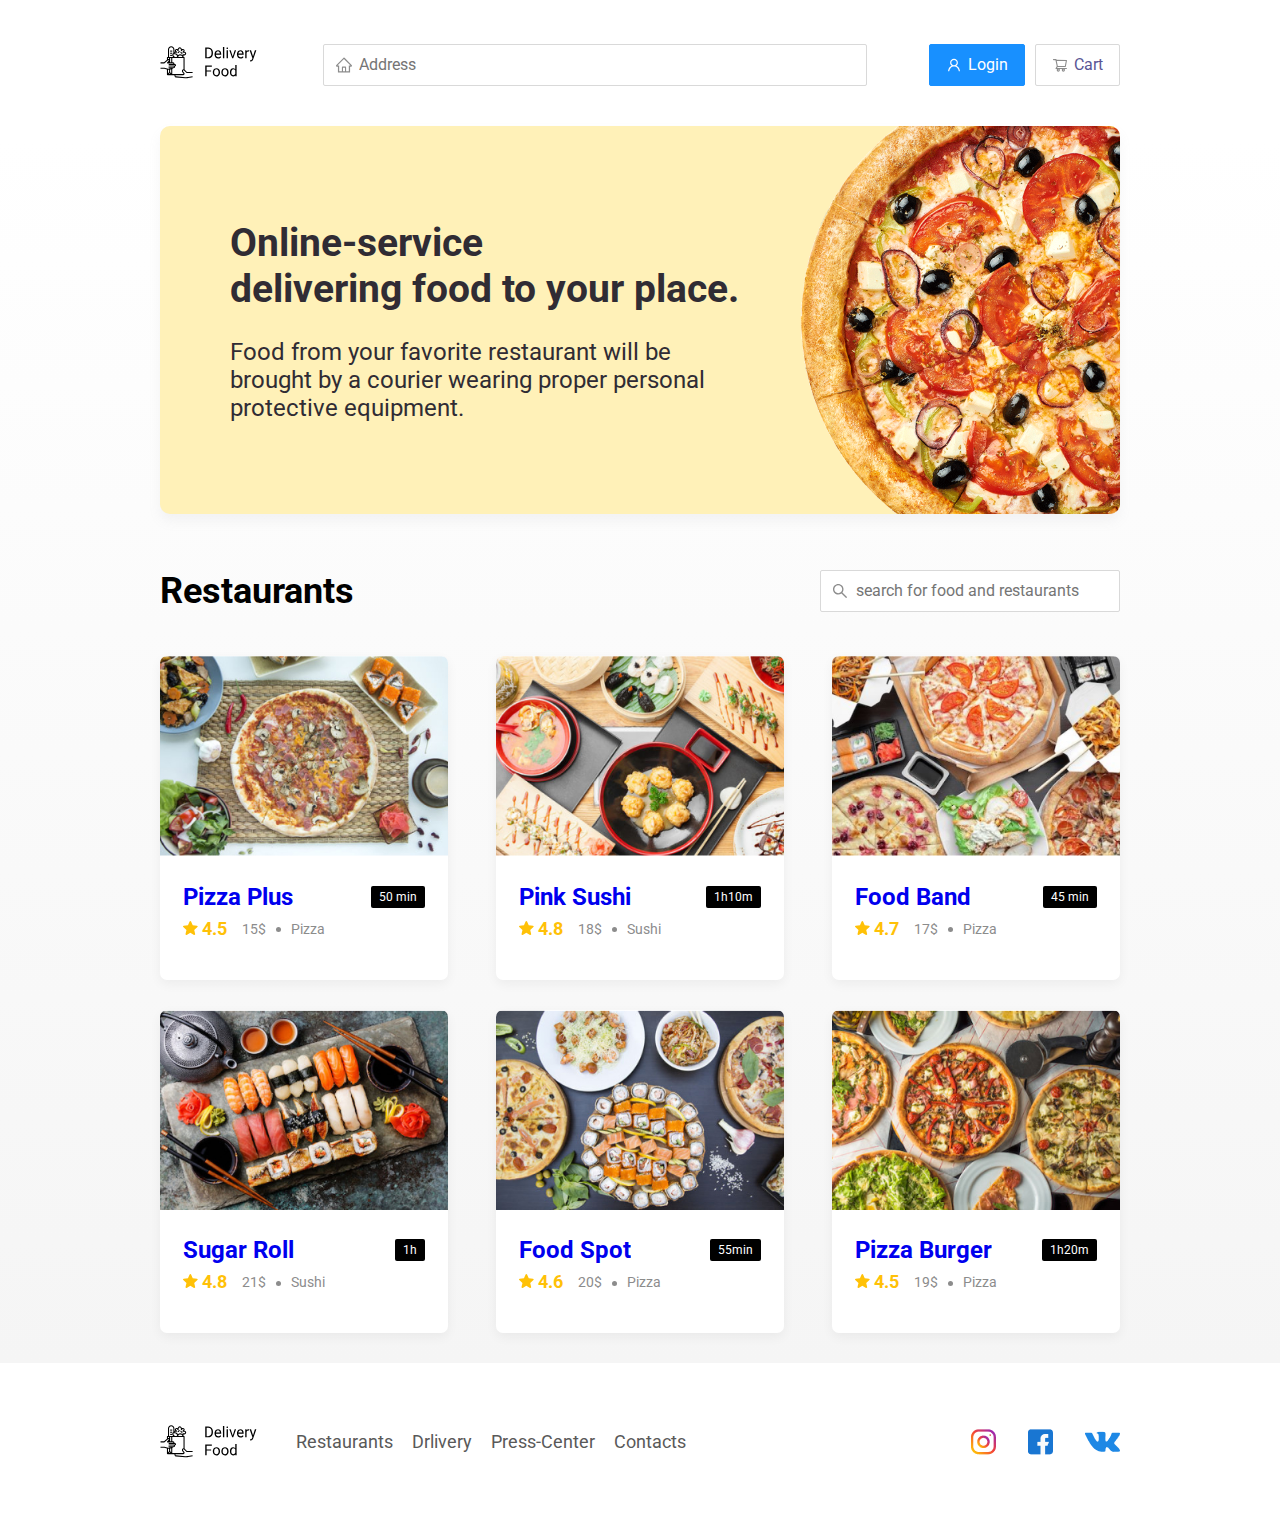
<file: index.html>
<!DOCTYPE html>
<html lang="en">
  <head>
    <meta charset="UTF-8" />
    <meta name="viewport" content="width=device-width, initial-scale=1.0" />
    <title>Delivery Food</title>
    <link
      href="https://fonts.googleapis.com/css?family=Roboto:400;700&display=swap&subset=cyrillic"
      rel="stylesheet"
    />
    <link rel="stylesheet" href="css/normalize.css" />
    <link rel="stylesheet" href="css/animate.css" />
    <link rel="stylesheet" href="css/style.css" />
  </head>
  <body>
    <div class="container">
      <header class="header">
        <a href="index.html" class="logo">
          <img src="img\logo.svg" alt="logo" class="logo" />
        </a>
        <input type="text" class="input input-address" placeholder="Address" />
        <div class="buttons">
          <button class="button button-primary">
            <img src="img/user.svg" alt="user" class="button-icon" />
            <span class="button-text">Login</span>
          </button>
          <button class="button">
            <img
              src="img/shopping-cart.svg"
              alt="shopping-cart"
              class="button-icon"
            />
            <span class="button-text">Cart</span>
          </button>
        </div>
      </header>
    </div>
    <main class="main">
      <div class="container">
        <section class="promo">
          <h1 class="promo-header">
            Online-service <br />
            delivering food to your place.
          </h1>
          <p class="promo-text">
            Food from your favorite restaurant will be brought by a courier
            wearing proper personal protective equipment.
          </p>
        </section>
        <section class="restaurants">
          <div class="section-heading">
            <h2 class="section-title">Restaurants</h2>
            <input
              type="text"
              class="input input-search"
              placeholder="search for food and restaurants"
            />
          </div>
          <div class="cards">
            <a href="restaurant.html" class="card">
              <img src="img/1pic.jpg" alt="image" class="card-image" />
              <div class="card-text">
                <div class="card-heading">
                  <h3 class="card-title">Pizza Plus</h3>
                  <span class="card-tag tag">50 min</span>
                </div>
                <div class="card-info">
                  <div class="rating">
                    <img src="/img/star.svg" alt="rating" class="rating-star" />
                    4.5
                  </div>
                  <div class="price">15$</div>
                  <div class="category">Pizza</div>
                </div>
              </div>
            </a>
            <!-- <div class="card"> -->
            <a href="restaurant.html" class="card">
              <img src="img/2pic.jpg" alt="image" class="card-image" />
              <div class="card-text">
                <div class="card-heading">
                  <h3 class="card-title">Pink Sushi</h3>
                  <span class="card-tag tag">1h10m</span>
                </div>
                <div class="card-info">
                  <div class="rating">
                    <img src="/img/star.svg" alt="rating" class="rating-star" />
                    4.8
                  </div>
                  <div class="price">18$</div>
                  <div class="category">Sushi</div>
                </div>
              </div>
            </a>
            <!-- </div> -->
            <!-- <div class="card"> -->
            <a href="restaurant.html" class="card">
              <img src="img/3pic.jpg" alt="image" class="card-image" />
              <div class="card-text">
                <div class="card-heading">
                  <h3 class="card-title">Food Band</h3>
                  <span class="card-tag tag">45 min</span>
                </div>
                <div class="card-info">
                  <div class="rating">
                    <img src="/img/star.svg" alt="rating" class="rating-star" />
                    4.7
                  </div>
                  <div class="price">17$</div>
                  <div class="category">Pizza</div>
                </div>
              </div>
            </a>
            <!-- </div> -->
            <!-- <div class="card"> -->
            <a href="restaurant.html" class="card">
              <img src="img/4pic.jpg" alt="image" class="card-image" />
              <div class="card-text">
                <div class="card-heading">
                  <h3 class="card-title">Sugar Roll</h3>
                  <span class="card-tag tag">1h</span>
                </div>
                <div class="card-info">
                  <div class="rating">
                    <img src="/img/star.svg" alt="rating" class="rating-star" />
                    4.8
                  </div>
                  <div class="price">21$</div>
                  <div class="category">Sushi</div>
                </div>
              </div>
            </a>
            <!-- </div> -->
            <!-- <div class="card"> -->
            <a href="restaurant.html" class="card">
              <img src="img/5pic.jpg" alt="image" class="card-image" />
              <div class="card-text">
                <div class="card-heading">
                  <h3 class="card-title">Food Spot</h3>
                  <span class="card-tag tag">55min</span>
                </div>
                <div class="card-info">
                  <div class="rating">
                    <img src="/img/star.svg" alt="rating" class="rating-star" />
                    4.6
                  </div>
                  <div class="price">20$</div>
                  <div class="category">Pizza</div>
                </div>
              </div>
            </a>
            <!-- </div> -->
            <!-- <div class="card"> -->
            <a href="restaurant.html" class="card">
              <img src="img/6pic.jpg" alt="image" class="card-image" />
              <div class="card-text">
                <div class="card-heading">
                  <h3 class="card-title">Pizza Burger</h3>
                  <span class="card-tag tag">1h20m</span>
                </div>
                <div class="card-info">
                  <div class="rating">
                    <img src="/img/star.svg" alt="rating" class="rating-star" />
                    4.5
                  </div>
                  <div class="price">19$</div>
                  <div class="category">Pizza</div>
                </div>
              </div>
            </a>
            <!-- </div> -->
          </div>
        </section>
      </div>
    </main>
    <footer class="footer">
      <div class="container">
        <div class="footer-block">
          <img src="img/logo.svg" alt="logo" class="logo footer-logo" />
          <nav class="footer-nav">
            <a href="#" class="footer-link">Restaurants</a>
            <a href="#" class="footer-link">Drlivery</a>
            <a href="#" class="footer-link">Press-Center</a>
            <a href="#" class="footer-link">Contacts</a>
          </nav>
          <div class="social-links">
            <a href="#" class="social-links"
              ><img src="img/inst.png" alt="instagram"
            /></a>
            <a href="#" class="social-links"
              ><img src="img/facebook.png" alt="facebook"
            /></a>
            <a href="#" class="social-links"
              ><img src="img/vk.png" alt="vk"
            /></a>
          </div>
        </div>
      </div>
    </footer>
  </body>
</html>
</file>
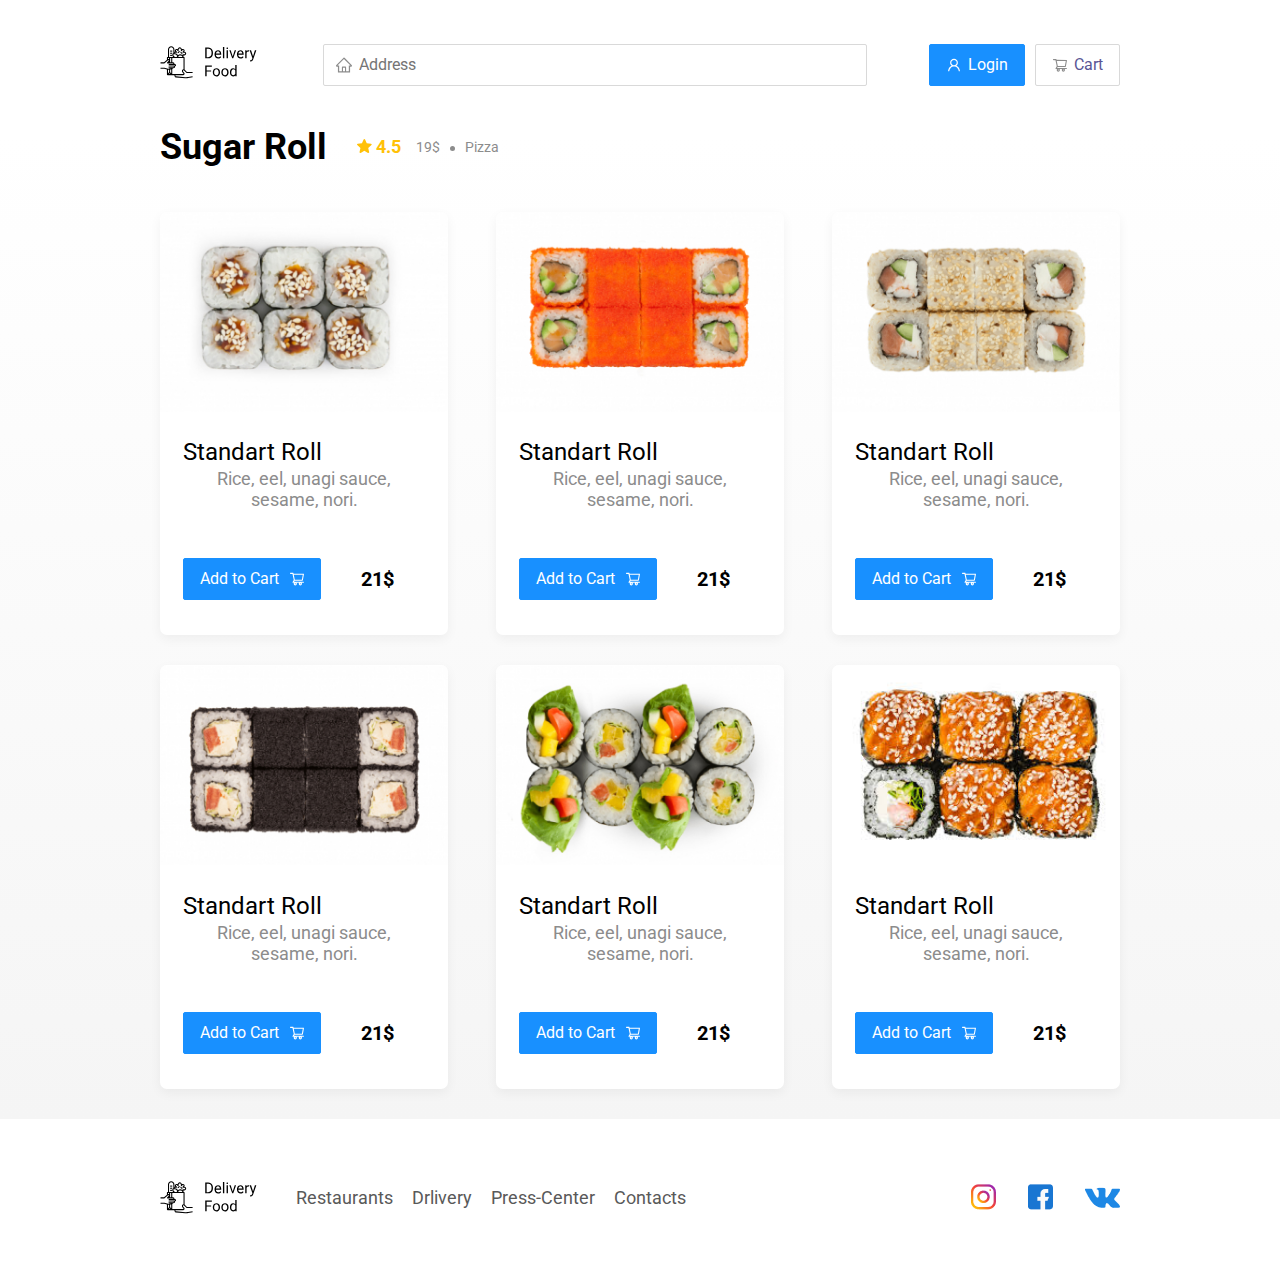
<file: restaurant.html>
<!DOCTYPE html>
<html lang="en">
  <head>
    <meta charset="UTF-8" />
    <meta name="viewport" content="width=device-width, initial-scale=1.0" />
    <title>Pizza Burger</title>
    <link
      href="https://fonts.googleapis.com/css?family=Roboto:400;700&display=swap&subset=cyrillic"
      rel="stylesheet"
    />
    <link rel="stylesheet" href="css/normalize.css" />
    <link rel="stylesheet" href="css/animate.css" />
    <link rel="stylesheet" href="css/style.css" />
    
  </head>
  <body>
    <div class="container">
      <header class="header">
        <a href="index.html" class="logo">
          <img src="img\logo.svg" alt="logo" />
        </a>
        <input type="text" class="input input-address" placeholder="Address" />
        <div class="buttons">
          <button class="button button-primary">
            <img src="img/user.svg" alt="user" class="button-icon" />
            <span class="button-text">Login</span>
          </button>
          <button class="button" id="cart-button">
            <img
              src="img/shopping-cart.svg"
              alt="shopping-cart"
              class="button-icon"
            />
            <span class="button-text">Cart</span>
          </button>
        </div>
      </header>
    </div>
    <main class="main">
      <div class="container">
        <section class="restaurants">
          <div class="section-heading">
            <h2 class="section-title">Sugar Roll</h2>
            <div class="card-info">
              <div class="rating">
                <img src="/img/star.svg" alt="rating" class="rating-star" />
                4.5
              </div>
              <div class="price">19$</div>
              <div class="category">Pizza</div>
            </div>
          </div>
          <div class="cards">
            <div class="card animated flipInX delay-5s">
              <img src="img/r1.jpg" alt="image" class="card-image" />
              <div class="card-text">
                <div class="card-heading">
                  <h3 class="card-title card-title-reg">Standart Roll</h3>
                </div>
                <div class="card-info">
                  <div class="ingredients">
                    Rice, eel, unagi sauce, sesame, nori.
                  </div>
                  <div class="card-buttons">
                    <button class="button button-primary">
                      <span class="button-card-text">Add to Cart</span>
                      <img
                        src="img/shopping-cart-2.svg"
                        alt="shopping-cart"
                        class="button-card-image"
                      />
                    </button>
                    <strong class="card-price-bold">21$</strong>
                  </div>
                </div>
              </div>
            </div>
            <div class="card animated flipInX delay-5s">
              <img src="img/r2.jpg" alt="image" class="card-image" />
              <div class="card-text">
                <div class="card-heading">
                  <h3 class="card-title card-title-reg">Standart Roll</h3>
                </div>
                <div class="card-info">
                  <div class="ingredients">
                    Rice, eel, unagi sauce, sesame, nori.
                  </div>
                  <div class="card-buttons">
                    <button class="button button-primary">
                      <span class="button-card-text">Add to Cart</span>
                      <img
                        src="img/shopping-cart-2.svg"
                        alt="shopping-cart"
                        class="button-card-image"
                      />
                    </button>
                    <strong class="card-price-bold">21$</strong>
                  </div>
                </div>
              </div>
            </div>
            <div class="card animated flipInX delay-5s">
              <img src="img/r3.jpg" alt="image" class="card-image" />
              <div class="card-text">
                <div class="card-heading">
                  <h3 class="card-title card-title-reg">Standart Roll</h3>
                </div>
                <div class="card-info">
                  <div class="ingredients">
                    Rice, eel, unagi sauce, sesame, nori.
                  </div>
                  <div class="card-buttons">
                    <button class="button button-primary">
                      <span class="button-card-text">Add to Cart</span>
                      <img
                        src="img/shopping-cart-2.svg"
                        alt="shopping-cart"
                        class="button-card-image"
                      />
                    </button>
                    <strong class="card-price-bold">21$</strong>
                  </div>
                </div>
              </div>
            </div>
            <div class="card wow fadeInUp" data-wow-delay="0.2s">
              <img src="img/r4.jpg" alt="image" class="card-image" />
              <div class="card-text">
                <div class="card-heading">
                  <h3 class="card-title card-title-reg">Standart Roll</h3>
                </div>
                <div class="card-info">
                  <div class="ingredients">
                    Rice, eel, unagi sauce, sesame, nori.
                  </div>
                  <div class="card-buttons">
                    <button class="button button-primary">
                      <span class="button-card-text">Add to Cart</span>
                      <img
                        src="img/shopping-cart-2.svg"
                        alt="shopping-cart"
                        class="button-card-image"
                      />
                    </button>
                    <strong class="card-price-bold">21$</strong>
                  </div>
                </div>
              </div>
            </div>
            <div class="card wow fadeInUp" data-wow-delay="0.4s">
              <img src="img/r5.jpg" alt="image" class="card-image" />
              <div class="card-text">
                <div class="card-heading">
                  <h3 class="card-title card-title-reg">Standart Roll</h3>
                </div>
                <div class="card-info">
                  <div class="ingredients">
                    Rice, eel, unagi sauce, sesame, nori.
                  </div>
                  <div class="card-buttons">
                    <button class="button button-primary">
                      <span class="button-card-text">Add to Cart</span>
                      <img
                        src="img/shopping-cart-2.svg"
                        alt="shopping-cart"
                        class="button-card-image"
                      />
                    </button>
                    <strong class="card-price-bold">21$</strong>
                  </div>
                </div>
              </div>
            </div>
            <div class="card wow fadeInUp" data-wow-delay="0.6s">
              <img src="img/download (1).jpg" alt="image" class="card-image" />
              <div class="card-text">
                <div class="card-heading">
                  <h3 class="card-title card-title-reg">Standart Roll</h3>
                </div>
                <div class="card-info">
                  <div class="ingredients">
                    Rice, eel, unagi sauce, sesame, nori.
                  </div>
                  <div class="card-buttons">
                    <button class="button button-primary">
                      <span class="button-card-text">Add to Cart</span>
                      <img
                        src="img/shopping-cart-2.svg"
                        alt="shopping-cart"
                        class="button-card-image"
                      />
                    </button>
                    <strong class="card-price-bold">21$</strong>
                  </div>
                </div>
              </div>
            </div>
          </div>
        </section>
      </div>
    </main>
    <footer class="footer">
      <div class="container">
        <div class="footer-block">
          <img src="img/logo.svg" alt="logo" class="logo footer-logo" />
          <nav class="footer-nav">
            <a href="#" class="footer-link">Restaurants</a>
            <a href="#" class="footer-link">Drlivery</a>
            <a href="#" class="footer-link">Press-Center</a>
            <a href="#" class="footer-link">Contacts</a>
          </nav>
          <div class="social-links">
            <a href="#" class="social-links"
              ><img src="img/inst.png" alt="instagram"
            /></a>
            <a href="#" class="social-links"
              ><img src="img/facebook.png" alt="facebook"
            /></a>
            <a href="#" class="social-links"
              ><img src="img/vk.png" alt="vk"
            /></a>
          </div>
        </div>
      </div>
    </footer>
    <div class="modal">
      <div class="modal-dialog">
      <div class="modal-header">
        <h3 class="modal-title">Cart</h3>
          <button class="close">&times;</button>
      </div>
      <div class="model-body">
        <div class="food-row">
          <span class="food-name">Stanart Roll</span>
          <strong class="food-price">19$</strong>
          <div class="food-counter">
            <button class="counter-button">-</button>
            <span class="counter">1</span>
            <button class="counter-button">+</button>
          </div>
        </div>
        <div class="food-row">
          <span class="food-name">Stanart Roll</span>
          <strong class="food-price">19$</strong>
          <div class="food-counter">
            <button class="counter-button">-</button>
            <span class="counter">1</span>
            <button class="counter-button">+</button>
          </div>
        </div>
        <div class="food-row">
          <span class="food-name">Stanart Roll</span>
          <strong class="food-price">19$</strong>
          <div class="food-counter">
            <button class="counter-button">-</button>
            <span class="counter">1</span>
            <button class="counter-button">+</button>
          </div>
        </div>
        <div class="food-row">
          <span class="food-name">Stanart Roll</span>
          <strong class="food-price">19$</strong>
          <div class="food-counter">
            <button class="counter-button">-</button>
            <span class="counter">1</span>
            <button class="counter-button">+</button>
          </div>
        </div>
        <div class="food-row">
          <span class="food-name">Stanart Roll</span>
          <strong class="food-price">19$</strong>
          <div class="food-counter">
            <button class="counter-button">-</button>
            <span class="counter">1</span>
            <button class="counter-button">+</button>
          </div>
        </div>
      </div>
      <div class="modal-footer">
        <span class="modal-pricetag">95$</span>
        <div class="footer-buttons">
          <button class="button button-primary">Place Order</button>
          <button class="button">Cancel</button>
        </div>
      </div>
      </div>
    </div>
    <script src="js/wow.min.js"></script>
    <script src="js/wow.init.js"></script>
    <script src="js/WOW.js"></script>
    <script src="js/main.js"></script>
  </body>
</html>
</file>
<file: css/style.css>
* {
  box-sizing: border-box;
}
body {
  font-family: "Roboto", sans-serif;
  margin-top: 44px;
}
.container {
  max-width: 1200px;
  margin: auto;
}
.header {
  display: flex;
  align-items: center;
  justify-content: space-between;
  margin-bottom: 40px;
}
.input {
  background: #ffffff;
  border: 1px solid #d9d9d9;
  border-radius: 2px;
  font-size: 16px;
  line-height: 24px;
  padding: 8px;
  padding-left: 35px;
  background-repeat: no-repeat;
  background-position: left 11px center;
}
.input-address {
  flex: 0.8;
  background-image: url(../img/home.svg);
}
.input-search {
  background-image: url(../img/Vector.svg);
  width: 300px;
  margin-left: auto;
}
.buttons {
  display: flex;
  align-items: center;
}
.button {
  display: flex;
  align-items: center;
  padding: 8px 16px;
  background: #ffffff;
  border: 1px solid #d9d9d9;
  box-sizing: border-box;
  box-shadow: 0px 0px 2px rgba(0, 0, 0, 0.0015);
  border-radius: 2px;
  color: #595595;
  font-size: 16px;
  line-height: 24px;
}
.button-primary {
  background: #1890ff;
  border: 1px solid #1890ff;
  color: #fff;
  margin-right: 10px;
}
.button-icon {
  margin-right: 6px;
}
.button-card-text {
  margin-right: 10px;
}
.promo {
  box-shadow: 0px 7px 12px rgba(158, 158, 163, 0.1);
  background: #fff1b8 url(../img/28099-1-5d432aae1ecce.png) no-repeat top -40px right -240px /900px;
  border-radius: 10px;
  padding: 68px 70px;
  margin-bottom: 56px;
}
.promo-header {
  font-style: normal;
  font-weight: bold;
  font-size: 39px;
  line-height: 46px;
  color: #302c34;
}
.promo-text {
  font-style: normal;
  font-weight: normal;
  font-size: 24px;
  line-height: 28px;
  color: #302c34;
  max-width: 500px;
}
.main {
  background: linear-gradient(
    180deg,
    rgba(245, 245, 245, 0) 1.04%,
    #f5f5f5 100%
  );
}
.section-heading {
  display: flex;
  align-items: center;
  /* justify-content: space-between; */
  margin-bottom: 44px;
}
.section-title {
  font-style: normal;
  font-weight: bold;
  font-size: 36px;
  line-height: 42px;
  color: #000000;
  margin: 0;
  margin-right: 30px;
}
.cards {
  display: flex;
  align-items: flex-start;
  justify-content: space-between;
  flex-wrap: wrap;
}
.card {
  background: #ffffff;
  box-shadow: 0px 4px 12px rgba(0, 0, 0, 0.05);
  border-radius: 7px;
  overflow: hidden;
  margin-bottom: 30px;
  flex-basis: 30%;
  text-decoration: none;
}
.card-image {
  width: 368px;
  height: 200px;
  object-fit: cover;
}
.card-text {
  padding-top: 20px;
  padding-bottom: 35px;
  padding-left: 23px;
  padding-right: 23px;
}
.card-heading {
  display: flex;
  align-items: center;
  justify-content: space-between;
}
.card-title {
  margin: 0;
  font-style: normal;
  font-weight: bold;
  font-size: 24px;
  line-height: 32px;
}
.card-title {
  text-overflow: ellipsis;
  overflow: hidden;
  white-space: nowrap;
  max-width: 150px;
}
.card-title-reg {
  font-weight: 400;
}
.card-tag {
  font-style: normal;
  font-weight: normal;
  font-size: 12px;
  line-height: 20px;
  color: white;
  background: black;
  border-radius: 2px;
  padding: 1px 8px;
}
.card-info {
  display: flex;
  text-align: center;
  flex-wrap: wrap;
}
.card-buttons {
  display: flex;
  align-items: center;
  margin-top: 24px;
}
.card-price-bold {
  font-weight: bold;
  font-size: 20px;
  line-height: 32px;
  margin-left: 30px;
}
.rating {
  margin-right: 26px;
  color: #ffc107;
  font-weight: bold;
  font-size: 18px;
  line-height: 32px;
}
.price,
.category {
  color: #8c8c8c;
  font-size: 18px;
  line-height: 32px;
}
.price {
  margin-right: 10px;
}
.ingredients {
  color: #8c8c8c;
  font-size: 18px;
  line-height: 21px;
  margin-bottom: 24px;
}
.category {
  text-overflow: ellipsis;
  overflow: hidden;
  white-space: nowrap;
  max-width: 150px;
}
.price:after {
  content: "";
  width: 5px;
  height: 5px;
  background-color: #8c8c8c;
  display: inline-block;
  vertical-align: middle;
  border-radius: 50%;
  margin-left: 10px;
}
.footer {
  padding: 60px 0;
}
.footer-block {
  display: flex;
  align-items: center;
  justify-content: space-between;
}
.footer-nav {
  margin-left: 35px;
  margin-right: auto;
}
.footer-link {
  display: inline-block;
  color: #595959;
  font-style: normal;
  font-weight: normal;
  font-size: 18px;
  line-height: 21px;
  text-decoration: none;
}
.footer-link:not(:last-child) {
  margin-right: 15px;
}
.social-links {
  display: flex;
  align-items: center;
}
.social-links:not(:last-child) {
  margin-right: 31px;
}
.modal {
  position: fixed;
  left: 0;
  top: 0;
  width: 100%;
  height: 100%;
  background: rgba(0, 0, 0, 0.4);
  display: flex;
  display: none;
}
.is-open {
  display: flex;
}
.modal-dialog {
  max-width: 780px;
  width: 95%;
  /* min-height: 552px; */
  background: #ffffff;
  border-radius: 5px;
  margin: auto;
  padding: 40px 45px;
}
.modal-header {
  display: flex;
  align-items: center;
  justify-content: space-between;
  margin-bottom: 45px;
}
.close {
  font-size: 36px;
  border: none;
  background-color: transparent;
}
.modal-title {
  margin: 0;
  font-weight: bold;
  font-size: 36px;
  line-height: 42px;
}
.food-row {
  display: flex;
  align-items: flex-start;
  justify-content: space-between;
  padding-bottom: 8px;
  border-bottom: 1px solid #d9d9d9;
  margin-bottom: 15px;
}
.food-price {
  margin-left: auto;
  margin-right: 47px;
  font-weight: bold;
  font-size: 20px;
  line-height: 32px;
}
.food-name {
  font-weight: normal;
  font-size: 18px;
  line-height: 32px;
}
.food-counter {
  display: flex;
  align-items: center;
}
.counter-button {
  display: flex;
  align-items: center;
  justify-content: center;
  width: 39px;
  height: 32px;
  background: #ffffff;
  border: 1px solid #40a9ff;
  box-sizing: border-box;
  border-radius: 2px;
  font-weight: normal;
  font-size: 14px;
  line-height: 22px;
  color: #40a8ff;
}
.counter {
  font-size: 16px;
  line-height: 24px;
  margin-left: 10px;
  margin-right: 10px;
}
.modal-body {
  margin-bottom: 52px;
}
.modal-footer {
  display: flex;
  align-items: center;
  justify-content: space-between;
}
.footer-buttons {
  display: flex;
  align-items: center;
}
.modal-pricetag {
  background: #262626;
  border-radius: 5px;
  color: white;
  padding: 15px 20px;
  font-size: 20px;
  line-height: 23px;
}
@media (max-width: 1366px) {
  .container {
    max-width: 960px;
  }
  .promo {
    background-position: center right -300px;
    background-size: 750px;
  }
  .rating {
    margin-right: 15px;
  }
  .category,
  .price {
    font-size: 14px;
  }
  .card-image {
    width: 100%;
  }
}
@media (max-width: 992px) {
  .container {
    max-width: 750px;
  }
  .promo {
    padding: 50px;
    background-size: 400px;
    background-position: center right -200px;
  }
  .promo-text {
    font-size: 18px;
    max-width: 400px;
  }
  .card {
    flex-basis: 49%;
  }
  .footer-link {
    font-size: 16px;
  }
  .card-image {
    width: 90%;
  }
}
@media (max-width: 768px) {
  .container {
    max-width: 560px;
  }
  .card-info {
    flex-wrap: wrap;
  }
  .card .rating {
    flex-basis: 100%;
  }
  .card-title {
    font-size: 18px;
  }
  .promo {
    background-size: 400px;
    background-position: top right -200px;
  }
  .promo-title {
    font-size: 24px;
    line-height: 1.4;
  }
  .promo-text {
    margin-top: 0;
    font-size: 20px;
  }
  .promo-header {
    font-size: 28px;
  }
  .card-image {
    width: 100%;
  }
}
@media (max-width: 578px) {
  .container {
    width: 90%;
  }
  .header {
    flex-wrap: wrap;
  }
  .input-address {
    margin-top: 15px;
    order: 5;
    flex: 1;
  }
  .promo {
    background-image: none;
  }
  .promo-title {
    margin-bottom: 20px;
  }
  .card {
    flex-basis: 100%;
  }
  .card-image {
    width: 100%;
  }
  .footer {
    padding: 30px 0;
  }
  .footer-block {
    align-items: flex-start;
  }
  .footer-nav {
    margin-left: 0;
    margin-right: 0;
    order: 0;
    display: flex;
    flex-direction: column;
  }
  .footer-logo {
    margin-right: 15px;
    order: 1;
  }
  .social-links {
    order: 2;
  }
}
@media (max-width: 480px) {
  .button-text {
    display: none;
  }
  .button-icon {
    margin: 0;
  }
  .button {
    min-height: 50px;
  }
  .promo {
    padding: 20px;
  }
  .section-heading {
    flex-wrap: wrap;
  }
  .footer-block {
    flex-wrap: wrap;
    flex-direction: column;
    align-items: center;
  }
  .footer-logo {
    order: 0;
  }
  .footer-nav {
    margin-bottom: 20px;
    text-align: center;
  }
  .footer-link:not(:last-child) {
    margin-right: 0;
  }
  .card-image {
    width: 100%;
  }
}
</file>
